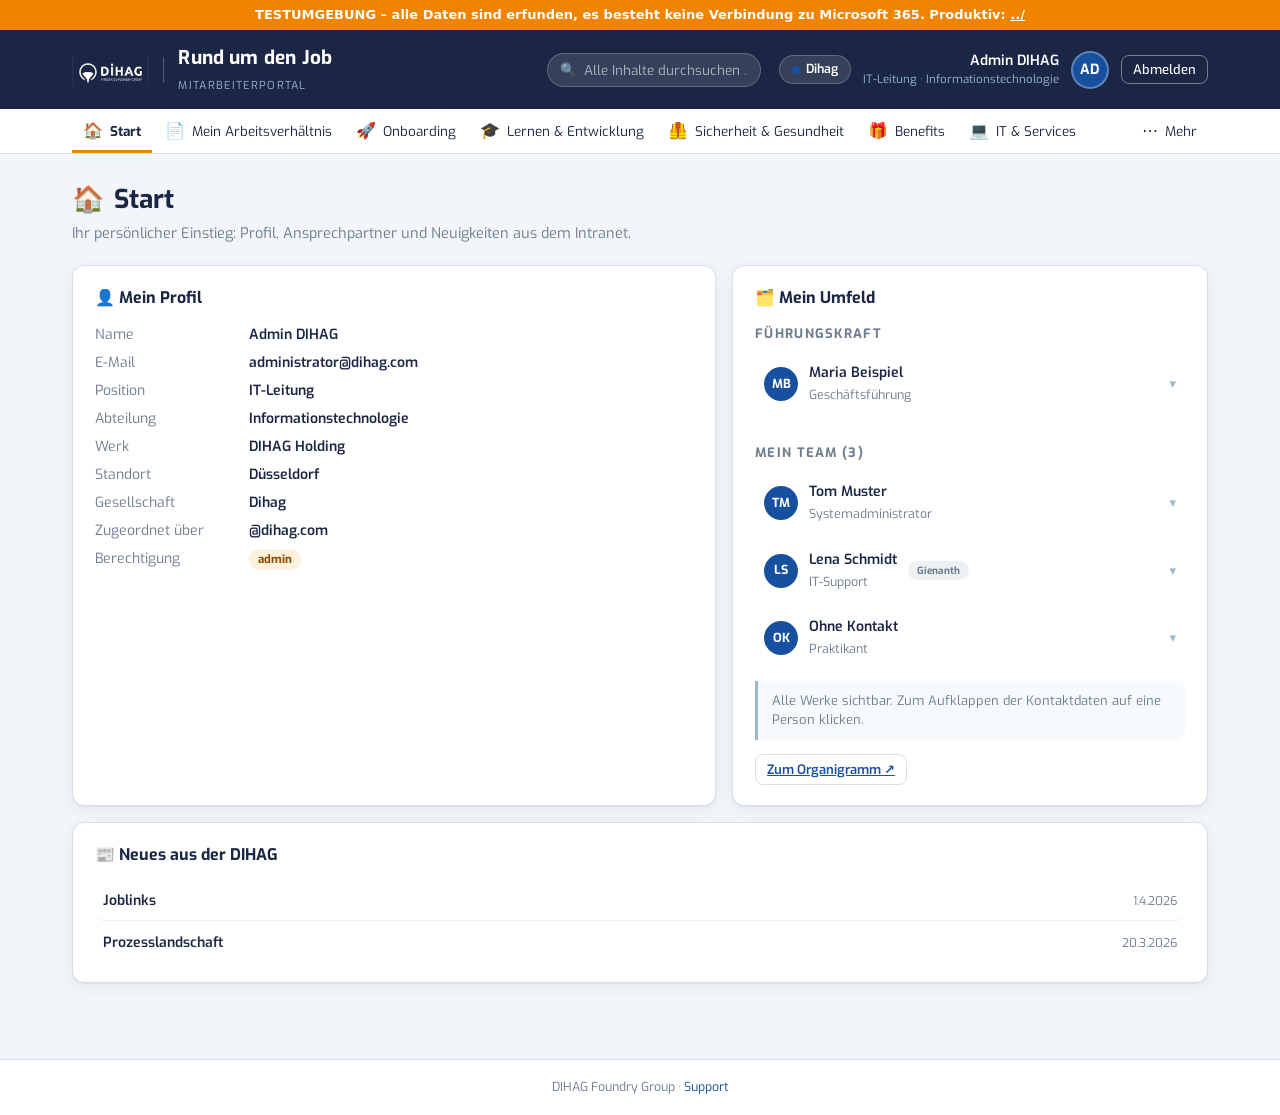
<file: tests/harness.html>
<!DOCTYPE html>
<html lang="de">
<head>
<meta charset="UTF-8">
<meta name="robots" content="noindex,nofollow">
<meta name="viewport" content="width=device-width, initial-scale=1.0">
<title>TEST · Rund um den Job</title>
<link rel="icon" href="../assets/dihag-logo.png">
<link href="https://fonts.googleapis.com/css2?family=Exo:wght@400;500;600;700&display=swap" rel="stylesheet">
<script>document.write('<link rel="stylesheet" href="../css/styles.css?cb=' + Date.now() + '">');</script>
</head>
<body>
<div style="background:#F08300;color:#fff;padding:6px 14px;font:600 13px/1.4 system-ui;text-align:center">TESTUMGEBUNG – alle Daten sind erfunden, es besteht keine Verbindung zu Microsoft 365. Produktiv: <a href="../" style="color:#fff;text-decoration:underline">../</a></div>
<div id="boot">
  <div class="boot-logo"><img src="../assets/dihag-logo.png" alt="DIHAG Foundry Group"></div>
  <div class="boot-sub">Rund um den Job</div>
  <div class="spinner" id="bootSpin"></div>
  <div id="bootTxt">Anmeldung läuft …</div>
  <div id="bootErr" hidden></div>
  <button class="btn" id="bootBtn" hidden>Mit Microsoft anmelden</button>
</div>
<div id="noAccess" hidden>
  <div class="box">
    <div style="font-size:52px">🔒</div><h2>Kein Zugriff</h2><p id="naMsg"></p>
    <div class="row" style="justify-content:center;margin-top:18px">
      <button class="btn" id="naReq">📧 Freigabe anfragen</button>
      <button class="btn sec" id="naOut">Abmelden</button>
    </div>
    <p class="ok" id="naSent" hidden>✓ gesendet</p><p class="err" id="naErr" hidden></p>
  </div>
</div>
<div id="app" hidden>
  <header>
    <div class="hdr-top">
      <div class="hdr-brand">
        <img src="../assets/dihag-logo.png" alt="DIHAG">
        <div class="hdr-sep"></div>
        <div class="hdr-title"><h1>Rund um den Job</h1><span>Mitarbeiterportal</span></div>
      </div>
      <div class="hdr-spacer"></div>
      <div class="hdr-search"><span class="ic">&#128269;</span><input type="search" id="suche" placeholder="Alle Inhalte durchsuchen &#8230;"><button class="x" id="sucheX" hidden>&times;</button></div>
      <div class="hdr-user">
        <span class="ges-badge" id="gesBadge" hidden><span class="dot"></span><span id="gesName"></span></span>
        <div class="who"><b id="uName"></b><small id="uMeta"></small></div>
        <div class="avatar" id="uAvatar"></div>
        <button class="btn ghost sm" id="btnLogout">Abmelden</button>
      </div>
    </div>
    <nav class="tabs"><div class="inner" id="tabBar"></div></nav>
  </header>
  <main id="main"></main>
  <footer>DIHAG Foundry Group · <a href="#" id="lnkSupport">Support</a></footer>
</div>

<script>document.write('<scr'+'ipt src="../js/config.js?cb='+Date.now()+'"></scr'+'ipt>');</script>
<script>
/* ══ STUBS – ersetzen auth.js und graph.js ══════════════════════════ */
const TESTDB = {
  role: new URLSearchParams(location.search).get("role") || "admin",
  mail: new URLSearchParams(location.search).get("mail") || "administrator@dihag.com",
  gesellschaften: [
    ["dihag.com","Dihag","DIH",true],["shb-guss.de","Shb-guss","SHB",false],
    ["walze-coswig.de","Walze-coswig","WAL",false],["schmie-guss.de","Schmie-guss","SCH",false],
    ["meuselwitz-guss.de","Meuselwitz-guss","MEU",false],["ewa-guss.de","Ewa-guss","EWA",false],
    ["lintorfereg.de","Lintorfereg","LIN",false],["dihag-gienanth.com","Dihag-gienanth","DIH",false],
    ["dihag-zaigler.com","Dihag-zaigler","DIH",false],["dihag-hasenclever.com","Dihag-hasenclever","DIH",false],
    ["schmie-cnc.de","Schmie-cnc","SCH",false],
    // Ballast, der weg soll
    ["altfirma.de","Altfirma","ALT",false],["test.de","Test","TES",false],
    ["extern-partner.com","Extern-partner","EXT",false],["nichtmehr.de","Nichtmehr","NIC",false]
  ].map((a,i) => ({ id: "g"+i, Title: a[0], Gesellschaft: a[1], Kuerzel: a[2],
                    Farbe: "#17509E", Standard: a[3], Aktiv: true, Sortierung: (i+1)*10 })),
  reiter: [], kacheln: [], einstellungen: [], protokoll: [],
  gruppen: [{ id:"g-int", displayName:"DIHAG intern", mail:"dihag_intern@dihag.com",
              mitglieder:["u1","u3"] }],
  denyWrite: false, typ2: false, auditRecht: true, loginCalls: [], meinWerk: "DIHAG Holding",
  patches: [], managerCalls: [],
  users: [
    { id:"u1", displayName:"Erika Mustermann", userPrincipalName:"erika@dihag.com", mail:"erika@dihag.com",
      accountEnabled:true, userType:"Member", givenName:"Erika", surname:"Mustermann",
      jobTitle:"Sachbearbeiterin", department:"Einkauf", employeeId:"10042",
      businessPhones:["+49 1"], assignedLicenses:[{skuId:"sku-e3"}],
      signInActivity:{lastSignInDateTime:"2026-07-20T08:00:00Z"},
      manager:{ id:"u3", displayName:"Chef Chefin", userPrincipalName:"chef@dihag.com" } },
    { id:"u2", displayName:"Tom Muster", userPrincipalName:"tom@shb-guss.de", mail:"tom@shb-guss.de",
      accountEnabled:true, userType:"Member", jobTitle:"Former", department:"Produktion",
      employeeId:"10043", businessPhones:[], assignedLicenses:[] },
    { id:"u3", displayName:"Chef Chefin", userPrincipalName:"chef@dihag.com", mail:"chef@dihag.com",
      accountEnabled:true, userType:"Member", jobTitle:"Leitung", department:"Einkauf",
      employeeId:"10001", businessPhones:[], assignedLicenses:[] },
    { id:"u4", displayName:"Alt Konto", userPrincipalName:"alt@dihag.com", mail:"alt@dihag.com",
      accountEnabled:false, userType:"Member", department:"Ehemalige",
      employeeId:"9000", businessPhones:[], assignedLicenses:[] },
    { id:"u5", displayName:"Gast Extern", userPrincipalName:"gast@extern.com", mail:"gast@extern.com",
      accountEnabled:true, userType:"Guest", businessPhones:[], assignedLicenses:[] }
  ],
  scopes: ["User.Read","User.ReadBasic.All","User.Read.All","Sites.ReadWrite.All","Mail.Send"],
  perms: [{ id: "p1", UserEmail: "administrator@dihag.com", App: "*", Role: "admin" }]
};
function GERR(request, status, code, msg) {
  const e = new Error(msg); e.status = status; e.code = code; e.request = request;
  e.detail = request + " → HTTP " + status + " " + code + ": " + msg; return e;
}
// Test-Token mit steuerbaren Scopes (unsigniertes JWT, nur die Nutzlast zaehlt)
function mkTestToken(scopes) {
  const b64u = o => btoa(JSON.stringify(o)).replace(/\+/g,'-').replace(/\//g,'_').replace(/=/g,'');
  return b64u({alg:"none"}) + "." + b64u({
    scp: scopes.join(" "), upn: TESTDB.mail, appid: RUDJ_CONFIG.clientId,
    exp: Math.floor(Date.now()/1000) + 3600
  }) + ".sig";
}
const AUTH = {
  async signIn() { return "ok"; },
  async getToken() { return mkTestToken(TESTDB.scopes); },
  tokenInfo() {
    try {
      const p = mkTestToken(TESTDB.scopes).split(".")[1].replace(/-/g,'+').replace(/_/g,'/');
      const d = JSON.parse(atob(p + "=".repeat((4 - p.length % 4) % 4)));
      return { scopes: String(d.scp||"").split(" ").filter(Boolean), upn: d.upn,
               appId: d.appid, exp: new Date(d.exp*1000) };
    } catch { return null; }
  },
  startLogin(prompt, extra) { TESTDB.loginCalls.push({ prompt, extra: extra || [] }); },
  logout() { console.log("[stub] logout"); }
};

let _uid = 100;
const GRAPH = {
  async call(path, opts = {}) {
    const m = opts.method || "GET";
    if (path.startsWith("/me?")) return {
      displayName: "Admin DIHAG", mail: TESTDB.mail, userPrincipalName: TESTDB.mail,
      jobTitle: "IT-Leitung", department: "Informationstechnologie", officeLocation: "Düsseldorf",
      companyName: TESTDB.meinWerk
    };
    if (path.startsWith("/me/manager")) return { id:"m1", displayName:"Maria Beispiel",
      jobTitle:"Geschäftsführung", mail:"gf@dihag.com", department:"Geschäftsleitung",
      companyName:"DIHAG Holding", officeLocation:"Düsseldorf",
      mobilePhone:"+49 170 1234567", businessPhones:["+49 211 1234-0"] };
    if (path.includes("/directReports")) return { value: [
      { id:"u1", displayName:"Tom Muster", jobTitle:"Systemadministrator", mail:"tom@dihag.com",
        department:"IT", companyName:"DIHAG Holding", officeLocation:"Düsseldorf",
        businessPhones:["+49 211 1234-11"] },
      { id:"u2", displayName:"Lena Schmidt", jobTitle:"IT-Support", mail:"lena@dihag.com",
        department:"IT", companyName:"Gienanth", officeLocation:"Eisenberg", businessPhones:[] },
      { id:"u6", displayName:"Ohne Kontakt", jobTitle:"Praktikant", mail:"",
        department:"IT", companyName:"DIHAG Holding", businessPhones:[] }
    ]};
    if (path.includes("microsoft.graph.sitePage")) return { value: [
      { title: "Joblinks", webUrl: "https://dihag.sharepoint.com/SitePages/Joblinks.aspx", lastModifiedDateTime: "2026-04-01T10:00:00Z" },
      { title: "Prozesslandschaft", webUrl: "https://dihag.sharepoint.com/SitePages/Prozesslandschaft.aspx", lastModifiedDateTime: "2026-03-20T10:00:00Z" }
    ]};
    if (path.startsWith("/users?")) {
      // $filter fuer die Fuehrungskraft-Suche
      const fil = /userPrincipalName eq '([^']+)'/.exec(path);
      if (fil) {
        const t = TESTDB.users.find(u => u.userPrincipalName === fil[1]);
        return { value: t ? [{ id: t.id }] : [] };
      }
      if (path.includes("signInActivity") && !TESTDB.auditRecht) {
        throw GERR("GET " + path, 403, "Authorization_RequestDenied", "Insufficient privileges");
      }
      // $select nachbilden: nicht angeforderte Zusatzfelder liefert Graph auch nicht
      return { value: TESTDB.users.map(u => {
        const c = JSON.parse(JSON.stringify(u));
        if (!path.includes("signInActivity")) delete c.signInActivity;
        if (!path.includes("employeeLeaveDateTime")) delete c.employeeLeaveDateTime;
        if (!path.includes("$expand=manager")) delete c.manager;
        return c;
      })};
    }
    if (path.startsWith("/groups?")) {
      const f = /(?:mail|displayName) eq '([^']+)'/.exec(path);
      const t = TESTDB.gruppen.find(g =>
        g.mail === (f && f[1]) || g.displayName === (f && f[1]));
      return { value: t ? [{ id: t.id, displayName: t.displayName, mail: t.mail }] : [] };
    }
    const gm = /^\/groups\/([^/]+)\/transitiveMembers/.exec(path);
    if (gm) {
      const t = TESTDB.gruppen.find(g => g.id === gm[1]);
      return { value: (t ? t.mitglieder : []).map(id => ({ id })) };
    }
    if (path === "/subscribedSkus?$select=skuId,skuPartNumber")
      return { value: [{ skuId: "sku-e3", skuPartNumber: "ENTERPRISEPACK" }] };
    if (/^\/users\/[^/]+\/memberOf/.test(path))
      return { value: [{ displayName: "Alle Mitarbeitenden" }] };
    const pu = /^\/users\/([^/?]+)$/.exec(path);
    if (pu && m === "PATCH") {
      const u = TESTDB.users.find(x => x.id === pu[1]);
      TESTDB.patches.push({ id: pu[1], body: JSON.parse(opts.body) });
      Object.assign(u, JSON.parse(opts.body));
      return null;
    }
    const pm = /^\/users\/([^/]+)\/manager\/\$ref$/.exec(path);
    if (pm) {
      TESTDB.managerCalls.push({ id: pm[1], method: m, body: opts.body ? JSON.parse(opts.body) : null });
      return null;
    }
    if (path === "/me/sendMail") return null;
    if (path.startsWith("/sites/") && !path.includes("/lists") && !path.includes("/pages"))
      return { id: "site-1", webUrl: "https://dihag.sharepoint.com/sites/IT" };
    if (path.startsWith("/sites/site-1/lists?")) return { value: [{name:"Dokumente"},{name:"ZAPP"}] };
    const cm = path.match(/^\/sites\/site-1\/lists\/([^/?]+)\/columns/);
    if (cm) {
      const nm = decodeURIComponent(cm[1]);
      const key = Object.entries(RUDJ_CONFIG.lists).find(([k,v]) => v === nm)?.[0];
      let cols = (SEED.EXPECTED[key] || []).map(n => ({ name: n, displayName: n }));
      if (TESTDB.typ2 && key === "kacheln") {                   // SharePoint: Typ -> Typ2
        cols = cols.map(c => c.name === "Typ" ? { name: "Typ2", displayName: "Typ" } : c);
      }
      if (TESTDB.colTypo && key === "reiter") {                 // Tippfehler beim Anlegen
        cols = cols.filter(c => c.name !== "MinRolle")
                   .map(c => c.name === "Domains" ? { name: "Domaenen", displayName: "Domaenen" } : c);
      }
      return { value: cols };
    }
    if (path === "/sites/site-1/lists") {
      if (m === "POST") {
        if (TESTDB.denyWrite) throw GERR("POST /sites/site-1/lists", 403, "accessDenied", "Access denied");
        return { id: "probe-1", displayName: "RUDJ_Schreibtest" };
      }
    }
    const lm = path.match(/^\/sites\/site-1\/lists\/([^/?]+)$/);
    if (lm) {
      const nm = decodeURIComponent(lm[1]);
      if (m === "DELETE") { TESTDB.probeDeleted = true; return null; }
      if (nm === "probe-1") return { id: "probe-1" };
      if (nm === "RUDJ_Schreibtest") throw GERR("GET " + path, 404, "itemNotFound", "not found");
      const known = { [RUDJ_CONFIG.lists.gesellschaften]: TESTDB.gesellschaften,
                      [RUDJ_CONFIG.lists.reiter]: TESTDB.reiter,
                      [RUDJ_CONFIG.lists.kacheln]: TESTDB.kacheln };
      if (nm in known) {
        if (TESTDB.listsMissing) throw GERR("GET " + path, 404, "itemNotFound", "The specified list was not found");
        return { id: nm };
      }
      throw GERR("GET " + path, 404, "itemNotFound", "not found");
    }
    throw new Error("stub: unbekannter Pfad " + m + " " + path);
  },
  async callAll(path) { return (await GRAPH.call(path)).value || []; },
  async siteId() { return "site-1"; },
  async listId(s, n) { return n; },
  async listItems(site, name) {
    if (name === RUDJ_CONFIG.lists.gesellschaften) return TESTDB.gesellschaften;
    if (name === RUDJ_CONFIG.lists.reiter)         return TESTDB.reiter;
    if (name === RUDJ_CONFIG.lists.kacheln)        return TESTDB.kacheln;
    if (name === RUDJ_CONFIG.einstellungenListe)   return TESTDB.einstellungenFehlt ? null : TESTDB.einstellungen;
    if (name === RUDJ_CONFIG.protokollListe)       return TESTDB.protokollFehlt ? null : TESTDB.protokoll;
    if (name === RUDJ_CONFIG.permList)             return TESTDB.perms;
    return null;
  },
  async addItem(site, name, f) {
    const row = { id: "x" + (++_uid), ...f };
    if (TESTDB.typ2 && name === RUDJ_CONFIG.lists.kacheln && "Typ" in row) {
      row.Typ2 = row.Typ; delete row.Typ;    // wie SharePoint es real speichert
    }
    const t = { [RUDJ_CONFIG.lists.gesellschaften]: "gesellschaften",
                [RUDJ_CONFIG.lists.reiter]: "reiter",
                [RUDJ_CONFIG.lists.kacheln]: "kacheln",
                [RUDJ_CONFIG.einstellungenListe]: "einstellungen",
                [RUDJ_CONFIG.protokollListe]: "protokoll",
                [RUDJ_CONFIG.permList]: "perms" }[name];
    if (!t) throw GERR("POST " + name, 404, "itemNotFound", "Liste fehlt");
    if (name === RUDJ_CONFIG.protokollListe && TESTDB.protokollFehlt)
      throw GERR("POST " + name, 404, "itemNotFound", "Liste fehlt");
    TESTDB[t].push(row); return row;
  },
  async updateItem(site, name, id, f) {
    const t = { [RUDJ_CONFIG.lists.gesellschaften]: "gesellschaften",
                [RUDJ_CONFIG.lists.reiter]: "reiter",
                [RUDJ_CONFIG.lists.kacheln]: "kacheln",
                [RUDJ_CONFIG.einstellungenListe]: "einstellungen" }[name];
    Object.assign(TESTDB[t].find(r => r.id === id), f); return f;
  },
  async deleteItem(site, name, id) {
    const t = { [RUDJ_CONFIG.lists.gesellschaften]: "gesellschaften",
                [RUDJ_CONFIG.lists.reiter]: "reiter",
                [RUDJ_CONFIG.lists.kacheln]: "kacheln",
                [RUDJ_CONFIG.permList]: "perms" }[name];
    TESTDB[t] = TESTDB[t].filter(r => r.id !== id);
  },
  // Bildet die echte Zuordnungslogik aus graph.js nach (dort per Node-Test geprueft)
  async fieldMap(site, name, expected, force) {
    const key = Object.entries(RUDJ_CONFIG.lists).find(([k,v]) => v === name)?.[0];
    const cols = (await GRAPH.call(`/sites/site-1/lists/${encodeURIComponent(name)}/columns`)).value;
    const exact = new Set(cols.map(c => c.name));
    const map = {};
    for (const e of expected) {
      if (exact.has(e)) { map[e] = e; continue; }
      const suf = cols.find(c => new RegExp("^" + e + "\d+$").test(c.name));
      if (suf) { map[e] = suf.name; continue; }
      const dsp = cols.find(c => (c.displayName||"").toLowerCase() === e.toLowerCase());
      if (dsp) { map[e] = dsp.name; continue; }
    }
    return map;
  },
  clearColumnCache() {},
  async ensureList(site, name, cols) {
    if (TESTDB.denyWrite) throw GERR("POST /sites/site-1/lists", 403, "accessDenied", "Access denied");
    return "ok";
  },
  colText: (n, m = 255) => ({ name: n, text: { maxLength: m } }),
  colNote: n => ({ name: n, text: { allowMultipleLines: true } }),
  colNum:  n => ({ name: n, number: {} }),
  colBool: n => ({ name: n, boolean: {} }),
  colDate: n => ({ name: n, dateTime: { format: "dateOnly" } })
};
// Rolle im Test erzwingen
RUDJ_CONFIG.hauptAdmins = TESTDB.role === "admin" ? [TESTDB.mail] : [];
</script>
<script>
/* Cache-Buster: der Test soll immer die Dateien von der Platte laden,
   nicht eine aeltere Version aus dem Browser-Cache. document.write haelt
   die Ausfuehrungsreihenfolge ein. */
["../js/data.js", "../js/seed.js", "../js/settings.js",
 "../js/set-gesellschaften.js", "../js/set-reiter.js", "../js/set-kacheln.js",
 "../js/set-rechte.js", "../js/set-diagnose.js",
 "../js/impexp.js", "../js/app.js"].forEach(src =>
  document.write('<scr' + 'ipt src="' + src + '?cb=' + Date.now() + '"></scr' + 'ipt>'));
</script>
<script>
// Downloads abfangen: Inhalt in TESTDB.downloads sammeln
TESTDB.downloads = [];
const _createEl = document.createElement.bind(document);
document.createElement = function (tag) {
  const el = _createEl(tag);
  if (String(tag).toLowerCase() === "a") {
    el.click = function () { TESTDB.downloads.push({ name: el.download, href: el.href }); };
  }
  return el;
};
const _blobText = new Map();
const _origBlob = window.Blob;
window.Blob = function (parts, opts) {
  const b = new _origBlob(parts, opts);
  _blobText.set(b, parts.join(""));
  return b;
};
const _createURL = URL.createObjectURL.bind(URL);
URL.createObjectURL = function (b) {
  const u = "blob:test-" + (TESTDB.downloads.length + 1);
  TESTDB.lastBlobText = _blobText.get(b) ?? "";
  return u;
};
URL.revokeObjectURL = function () {};

// Startinhalte vorbelegen (ausser ?empty=1)
if (!new URLSearchParams(location.search).get("empty")) {
  SEED.REITER.forEach((r, i)  => TESTDB.reiter.push({ id: "r" + i, ...r }));
  SEED.KACHELN.forEach((k, i) => TESTDB.kacheln.push({ id: "k" + i, ...k }));
}
// Rolle überschreiben, nachdem DATA existiert
if (TESTDB.role !== "admin") {
  const orig = DATA.loadUser;
  DATA.loadUser = async function () { const c = await orig(); DATA.ctx.role = TESTDB.role; return c; };
}
</script>
</body>
</html>
</file>
<file: css/styles.css>
/* ══════════════════════════════════════════════════════════════════
   „Rund um den Job“ – DIHAG Foundry Group Corporate Design
   Azurblau #17509E · Navy #1A2644 · Anthrazit #424241
   Lichtblau #99B7CD · Orange #F08300 · Schrift: Exo
   ══════════════════════════════════════════════════════════════════ */

:root {
  --azur:      #17509E;
  --navy:      #1A2644;
  --anthrazit: #424241;
  --lichtblau: #99B7CD;
  --orange:    #F08300;

  --azur-dark: #113f7c;
  --bg:        #f2f5f9;
  --card:      #ffffff;
  --text:      var(--anthrazit);
  --muted:     #6d7d8e;
  --border:    #d7e0ea;
  --border-2:  #eaeff5;
  --green:     #1e7e34;
  --green-bg:  #e6f4ea;
  --red:       #b02a37;
  --red-bg:    #fdecea;
  --radius:    12px;
  --shadow:    0 1px 2px rgba(26,38,68,.06), 0 4px 16px rgba(26,38,68,.06);
  --shadow-h:  0 2px 6px rgba(26,38,68,.10), 0 12px 28px rgba(26,38,68,.13);
  --maxw:      1180px;
}

* { box-sizing: border-box; }

html, body { height: 100%; }

body {
  margin: 0;
  font-family: "Exo", "Segoe UI", system-ui, -apple-system, sans-serif;
  background: var(--bg);
  color: var(--text);
  font-size: 15px;
  line-height: 1.5;
  -webkit-font-smoothing: antialiased;
}

a { color: var(--azur); }

[hidden] { display: none !important; }

/* ── Boot / Anmeldung ─────────────────────────────────────────────── */

#boot {
  position: fixed; inset: 0; z-index: 9999;
  background: linear-gradient(160deg, var(--navy) 0%, #10182b 100%);
  display: flex; flex-direction: column;
  align-items: center; justify-content: center; gap: 18px;
  color: #fff; text-align: center; padding: 24px;
}
#boot .boot-logo {
  background: #fff; border-radius: 14px; padding: 20px 34px;
  box-shadow: 0 8px 40px rgba(0,0,0,.35);
}
#boot .boot-logo img { display: block; height: 46px; }
#boot .boot-sub {
  font-size: 13px; letter-spacing: .14em; text-transform: uppercase;
  color: var(--lichtblau);
}
#boot .spinner {
  width: 30px; height: 30px; border-radius: 50%;
  border: 3px solid rgba(255,255,255,.18); border-top-color: var(--orange);
  animation: spin .8s linear infinite;
}
@keyframes spin { to { transform: rotate(360deg); } }
#bootTxt { font-size: 14px; color: rgba(255,255,255,.8); }
#bootErr {
  max-width: 460px; font-size: 14px; color: #ffd7d2;
  background: rgba(176,42,55,.25); border: 1px solid rgba(255,255,255,.18);
  border-radius: 10px; padding: 12px 16px;
}

/* ── Kein Zugriff ─────────────────────────────────────────────────── */

#noAccess {
  position: fixed; inset: 0; z-index: 9998;
  background: linear-gradient(160deg, var(--navy) 0%, #10182b 100%);
  display: flex; align-items: center; justify-content: center; padding: 24px;
}
#noAccess .box {
  max-width: 460px; text-align: center; padding: 40px 36px;
  background: #fff; border-radius: 16px; box-shadow: 0 20px 60px rgba(0,0,0,.4);
}
#noAccess h2 { margin: 12px 0 8px; font-size: 22px; color: var(--navy); }
#noAccess p { color: var(--muted); font-size: 14px; }

/* ── Kopfbereich ──────────────────────────────────────────────────── */

header { background: var(--navy); color: #fff; }

.hdr-top {
  max-width: var(--maxw); margin: 0 auto;
  padding: 14px 22px; display: flex; align-items: center; gap: 18px;
}
.hdr-brand { display: flex; align-items: center; gap: 14px; min-width: 0; }
.hdr-brand img {
  height: 34px; display: block;
  filter: brightness(0) invert(1);   /* dunkles Logo → weiß auf Navy */
}
.hdr-sep { width: 1px; height: 26px; background: rgba(255,255,255,.25); }
.hdr-title { min-width: 0; }
.hdr-title h1 { margin: 0; font-size: 19px; font-weight: 700; letter-spacing: .01em; }
.hdr-title span {
  font-size: 11px; letter-spacing: .12em; text-transform: uppercase;
  color: var(--lichtblau);
}
.hdr-spacer { flex: 1; }

/* Suche im Kopfbereich */
.hdr-search {
  position: relative; display: flex; align-items: center;
  background: rgba(255,255,255,.12); border: 1px solid rgba(255,255,255,.22);
  border-radius: 999px; padding: 0 6px 0 12px; min-width: 210px; max-width: 300px;
  transition: background .12s, border-color .12s;
}
.hdr-search:focus-within { background: rgba(255,255,255,.2); border-color: rgba(255,255,255,.5); }
.hdr-search .ic { font-size: 13px; opacity: .8; }
.hdr-search input {
  flex: 1; min-width: 0; background: transparent; border: 0; outline: none;
  color: #fff; font-family: inherit; font-size: 13.5px; padding: 7px 8px;
}
.hdr-search input::placeholder { color: rgba(255,255,255,.6); }
.hdr-search input::-webkit-search-cancel-button { display: none; }
.hdr-search .x {
  appearance: none; background: transparent; border: 0; color: rgba(255,255,255,.75);
  font-size: 19px; line-height: 1; cursor: pointer; padding: 0 5px;
}
.hdr-search .x:hover { color: #fff; }

/* Treffer der Suche */
.treffer-reiter {
  display: inline-block; font-size: 11.5px; font-weight: 700; color: var(--azur);
  background: #eaf1fa; border-radius: 999px; padding: 2px 9px; margin-bottom: 6px;
}
mark.hit { background: #fdf0dd; color: inherit; padding: 0 1px; border-radius: 3px; }

@media (max-width: 900px) { .hdr-search { min-width: 150px; } }
@media (max-width: 640px) { .hdr-search { order: 3; min-width: 0; width: 100%; max-width: none; } }

.hdr-user { display: flex; align-items: center; gap: 12px; }
.hdr-user .who { text-align: right; line-height: 1.25; }
.hdr-user .who b { display: block; font-size: 14px; font-weight: 600; }
.hdr-user .who small { font-size: 11.5px; color: var(--lichtblau); }
.avatar {
  width: 38px; height: 38px; border-radius: 50%; flex: none;
  background: var(--azur); color: #fff; font-weight: 700; font-size: 14px;
  display: flex; align-items: center; justify-content: center;
  overflow: hidden; border: 2px solid rgba(255,255,255,.3);
}
.avatar img { width: 100%; height: 100%; object-fit: cover; }

.ges-badge {
  display: inline-flex; align-items: center; gap: 6px;
  background: rgba(255,255,255,.12); border: 1px solid rgba(255,255,255,.22);
  border-radius: 999px; padding: 4px 12px; font-size: 12.5px; font-weight: 600;
}
.ges-badge .dot { width: 8px; height: 8px; border-radius: 50%; background: var(--orange); }

/* ── Reiter-Navigation ──────────────────────────────────────────────
   Wie die SharePoint-Websitenavigation: heller Streifen unter dem
   Kopfbereich, aktiver Punkt mit Unterstrich. Kein Scrollbalken – was
   nicht in die Breite passt, wandert hinter „⋯ Mehr“ (siehe layoutTabs
   in js/app.js).                                                      */

nav.tabs { background: #fff; border-bottom: 1px solid var(--border); }
nav.tabs .inner {
  max-width: var(--maxw); margin: 0 auto; padding: 0 22px;
  display: flex; align-items: stretch; gap: 2px;
  overflow: hidden;            /* nie scrollen – Überzähliges wird ausgeblendet */
}
nav.tabs button {
  appearance: none; background: transparent; border: 0; cursor: pointer;
  color: var(--navy); font-family: inherit; font-size: 13.5px;
  padding: 13px 11px 10px; white-space: nowrap;
  border-bottom: 3px solid transparent; display: flex; align-items: center; gap: 7px;
  transition: background .12s, border-color .12s;
}
nav.tabs button:hover { background: #eef3f9; }
nav.tabs button.active { font-weight: 700; border-bottom-color: var(--orange); }
nav.tabs button .ico { font-size: 16px; line-height: 1; }
nav.tabs button[hidden] { display: none !important; }

/* „⋯ Mehr“ mit Ausklappmenü */
.tab-more { position: relative; display: flex; margin-left: auto; }
.tab-more > button { color: var(--muted); }
.tab-more > button.active { color: var(--navy); }
.tab-menu {
  position: absolute; top: 100%; right: 0; z-index: 300;
  background: #fff; border: 1px solid var(--border); border-top: 0;
  border-radius: 0 0 10px 10px; box-shadow: var(--shadow-h);
  min-width: 250px; padding: 6px; display: flex; flex-direction: column;
}
.tab-menu button {
  width: 100%; justify-content: flex-start; border-bottom: 0;
  border-radius: 7px; padding: 9px 12px; font-size: 14px;
}
.tab-menu button:hover { background: #eef3f9; }
.tab-menu button.active { font-weight: 700; background: #eaf1fa; }

/* ── Inhalt ───────────────────────────────────────────────────────── */

main { max-width: var(--maxw); margin: 0 auto; padding: 26px 22px 60px; }

.view { display: none; }
.view.active { display: block; animation: fade .18s ease-out; }
@keyframes fade { from { opacity: 0; transform: translateY(4px); } to { opacity: 1; transform: none; } }

.page-head { margin-bottom: 20px; }
.page-head h2 {
  margin: 0 0 4px; font-size: 26px; font-weight: 700; color: var(--navy);
  display: flex; align-items: center; gap: 10px;
}
.page-head p { margin: 0; color: var(--muted); font-size: 14.5px; max-width: 780px; }

h3.section {
  font-size: 13px; letter-spacing: .1em; text-transform: uppercase;
  color: var(--muted); font-weight: 700; margin: 30px 0 12px;
}
h3.section:first-child { margin-top: 0; }

/* ── Kacheln ──────────────────────────────────────────────────────── */

.tiles {
  display: grid; gap: 14px;
  grid-template-columns: repeat(auto-fill, minmax(268px, 1fr));
}
.tile {
  position: relative; display: flex; gap: 14px; align-items: flex-start;
  background: var(--card); border: 1px solid var(--border);
  border-radius: var(--radius); padding: 16px 18px;
  box-shadow: var(--shadow); text-decoration: none; color: inherit;
  transition: transform .13s, box-shadow .13s, border-color .13s;
}
a.tile:hover {
  transform: translateY(-2px); box-shadow: var(--shadow-h);
  border-color: var(--lichtblau);
}
.tile .ti {
  width: 42px; height: 42px; flex: none; border-radius: 10px;
  background: #eaf1fa; color: var(--azur);
  display: flex; align-items: center; justify-content: center; font-size: 21px;
}
.tile .tb { min-width: 0; flex: 1; }
.tile .tb b {
  display: block; font-size: 15px; font-weight: 600; color: var(--navy);
  margin-bottom: 3px;
}
.tile .tb p { margin: 0; font-size: 13.5px; color: var(--muted); }
.tile .arrow { color: var(--lichtblau); font-size: 16px; align-self: center; }
a.tile:hover .arrow { color: var(--orange); }

.badge {
  position: absolute; top: -8px; right: 12px;
  background: var(--orange); color: #fff; font-size: 10.5px; font-weight: 700;
  letter-spacing: .06em; text-transform: uppercase;
  padding: 2px 8px; border-radius: 999px;
}

/* Textkachel (Typ = text) */
.tile.text-tile { display: block; }
.tile.text-tile .tb b { font-size: 16px; margin-bottom: 8px; }
.tile.text-tile .body { font-size: 14px; color: var(--text); white-space: pre-wrap; }
.card-wide { grid-column: 1 / -1; }

/* ── Karten / Panels ──────────────────────────────────────────────── */

.card {
  background: var(--card); border: 1px solid var(--border);
  border-radius: var(--radius); padding: 20px 22px;
  box-shadow: var(--shadow); margin-bottom: 16px;
}
.card > h4 {
  margin: 0 0 14px; font-size: 16px; color: var(--navy);
  display: flex; align-items: center; gap: 8px;
}

.empty {
  text-align: center; padding: 48px 24px; color: var(--muted);
  background: var(--card); border: 1px dashed var(--border);
  border-radius: var(--radius);
}
.empty .big { font-size: 42px; margin-bottom: 10px; }

.hint {
  font-size: 13px; color: var(--muted);
  background: #f7fafd; border-left: 3px solid var(--lichtblau);
  padding: 10px 14px; border-radius: 0 8px 8px 0; margin: 0 0 14px;
}
.warn {
  font-size: 13.5px; color: #7a4a00;
  background: #fdf4e6; border-left: 3px solid var(--orange);
  padding: 12px 16px; border-radius: 0 8px 8px 0; margin: 0 0 16px;
}
.err {
  font-size: 13.5px; color: var(--red);
  background: var(--red-bg); border-left: 3px solid var(--red);
  padding: 12px 16px; border-radius: 0 8px 8px 0; margin: 0 0 16px;
}
.ok {
  font-size: 13.5px; color: var(--green);
  background: var(--green-bg); border-left: 3px solid var(--green);
  padding: 12px 16px; border-radius: 0 8px 8px 0; margin: 0 0 16px;
}

/* ── Start: Profil + Intranet ─────────────────────────────────────── */

.split { display: grid; gap: 16px; grid-template-columns: 1.15fr .85fr; }
@media (max-width: 880px) { .split { grid-template-columns: 1fr; } }

.kv { display: grid; grid-template-columns: 140px 1fr; gap: 7px 14px; font-size: 14px; }
.kv dt { color: var(--muted); }
.kv dd { margin: 0; font-weight: 600; color: var(--navy); }

.people { display: flex; flex-direction: column; gap: 10px; }
.person {
  display: flex; align-items: center; gap: 11px; text-decoration: none;
  color: inherit; padding: 7px 9px; border-radius: 9px; cursor: pointer;
}
.person:hover { background: #f2f6fb; }
.person:focus-visible { outline: 2px solid var(--azur); outline-offset: 1px; }
.person .chev {
  margin-left: auto; color: var(--lichtblau); font-size: 13px;
  transition: transform .15s;
}
.person.open { background: #eaf1fa; }
.person.open .chev { transform: rotate(180deg); color: var(--azur); }

/* Kontaktdaten, erst nach Klick sichtbar */
.person-det {
  margin: 2px 0 8px 45px; padding: 10px 14px;
  background: #f7fafd; border: 1px solid var(--border);
  border-radius: 9px;
}
.person-det .kv { grid-template-columns: 90px 1fr; gap: 5px 12px; font-size: 13.5px; }
.person-det .kv dd { font-weight: 500; }
.person .avatar { width: 34px; height: 34px; font-size: 12.5px; border: 0; }
.person .pn { min-width: 0; }
.person .pn b { display: block; font-size: 14px; font-weight: 600; color: var(--navy); }
.person .pn small { color: var(--muted); font-size: 12.5px; }

.news { display: flex; flex-direction: column; gap: 2px; }
.news a {
  display: flex; gap: 11px; align-items: baseline; padding: 9px 8px;
  border-radius: 9px; text-decoration: none; color: inherit;
  border-bottom: 1px solid var(--border-2);
}
.news a:last-child { border-bottom: 0; }
.news a:hover { background: #f2f6fb; }
.news .nt { font-size: 14px; font-weight: 600; color: var(--navy); flex: 1; }
.news .nd { font-size: 12px; color: var(--muted); white-space: nowrap; }

/* ── Buttons / Formulare ──────────────────────────────────────────── */

.btn {
  appearance: none; font-family: inherit; font-size: 14px; font-weight: 600;
  border-radius: 8px; padding: 8px 16px; cursor: pointer; border: 1px solid transparent;
  background: var(--azur); color: #fff; transition: background .12s, box-shadow .12s;
}
.btn:hover { background: var(--azur-dark); }
.btn:disabled { opacity: .55; cursor: not-allowed; }
.btn.sec { background: #fff; color: var(--azur); border-color: var(--border); }
.btn.sec:hover { background: #f2f6fb; }
.btn.warn-btn { background: var(--orange); }
.btn.warn-btn:hover { background: #cf7100; }
.btn.danger { background: #fff; color: var(--red); border-color: #f0c8cc; }
.btn.danger:hover { background: var(--red-bg); }
.btn.sm { font-size: 13px; padding: 5px 11px; }
.btn.ghost {
  background: transparent; color: #fff; border-color: rgba(255,255,255,.4);
  font-weight: 500;
}
.btn.ghost:hover { background: rgba(255,255,255,.15); }

.row { display: flex; gap: 9px; flex-wrap: wrap; align-items: center; }
.row.end { justify-content: flex-end; }

label.f { display: block; font-size: 13px; color: var(--muted); margin-bottom: 4px; font-weight: 600; }

input[type=text], input[type=number], input[type=date], input[type=url], select, textarea {
  width: 100%; font-family: inherit; font-size: 14px; color: var(--text);
  padding: 8px 11px; border: 1px solid var(--border); border-radius: 8px;
  background: #fff;
}
input:focus, select:focus, textarea:focus {
  outline: none; border-color: var(--azur); box-shadow: 0 0 0 3px rgba(23,80,158,.12);
}
textarea { min-height: 80px; resize: vertical; }

.grid2 { display: grid; grid-template-columns: 1fr 1fr; gap: 12px; }
.grid3 { display: grid; grid-template-columns: 1fr 1fr 1fr; gap: 12px; }
.grid2 .span2, .grid3 .span3 { grid-column: 1 / -1; }
@media (max-width: 700px) { .grid2, .grid3 { grid-template-columns: 1fr; } }

.chk { display: flex; align-items: center; gap: 8px; font-size: 14px; }
.chk input { width: auto; }

/* ── Tabellen (Einstellungen) ─────────────────────────────────────── */

.tbl-wrap { overflow-x: auto; }
table.tbl { width: 100%; border-collapse: collapse; font-size: 13.5px; }
table.tbl th {
  text-align: left; font-size: 11.5px; letter-spacing: .07em; text-transform: uppercase;
  color: var(--muted); font-weight: 700; padding: 8px 10px;
  border-bottom: 2px solid var(--border);
  white-space: nowrap;
}
table.tbl td { padding: 9px 10px; border-bottom: 1px solid var(--border-2); vertical-align: middle; }
table.tbl tr:hover td { background: #f7fafd; }
table.tbl td.actions { white-space: nowrap; text-align: right; }
table.tbl .off { opacity: .45; }

.pill {
  display: inline-block; font-size: 11.5px; font-weight: 700; padding: 2px 9px;
  border-radius: 999px; background: #eaf1fa; color: var(--azur);
}
.pill.gray  { background: #eef1f4; color: var(--muted); }
.pill.orange{ background: #fdf0dd; color: #8a4c00; }
.pill.green { background: var(--green-bg); color: var(--green); }
.pill.navy  { background: #e3e7ef; color: var(--navy); }

/* ── Einstellungen: Unterreiter ───────────────────────────────────── */

.subnav { display: flex; gap: 4px; flex-wrap: wrap; margin-bottom: 18px; }
.subnav button {
  appearance: none; font-family: inherit; font-size: 13.5px; cursor: pointer;
  background: #fff; border: 1px solid var(--border); color: var(--muted);
  padding: 7px 14px; border-radius: 999px; font-weight: 600;
}
.subnav button:hover { border-color: var(--lichtblau); color: var(--azur); }
.subnav button.active { background: var(--navy); border-color: var(--navy); color: #fff; }

/* ── Modal ────────────────────────────────────────────────────────── */

.modal-bg {
  position: fixed; inset: 0; z-index: 500; background: rgba(26,38,68,.55);
  display: flex; align-items: flex-start; justify-content: center;
  padding: 40px 18px; overflow-y: auto;
}
.modal {
  background: #fff; border-radius: 14px; width: 100%; max-width: 660px;
  box-shadow: 0 24px 70px rgba(0,0,0,.35); overflow: hidden;
}
.modal .mh {
  padding: 16px 22px; border-bottom: 1px solid var(--border);
  display: flex; align-items: center; justify-content: space-between;
  background: var(--navy); color: #fff;
}
.modal .mh h4 { margin: 0; font-size: 17px; }
.modal .mh .x {
  appearance: none; background: transparent; border: 0; color: #fff;
  font-size: 22px; line-height: 1; cursor: pointer; padding: 0 4px;
}
.modal .mb { padding: 20px 22px; }
.modal .mf {
  padding: 14px 22px; border-top: 1px solid var(--border);
  display: flex; justify-content: flex-end; gap: 9px; background: #f7fafd;
}

/* ── Fußzeile ─────────────────────────────────────────────────────── */

footer {
  border-top: 1px solid var(--border); background: #fff;
  padding: 18px 22px; text-align: center; font-size: 12.5px; color: var(--muted);
}
footer a { color: var(--azur); text-decoration: none; }
footer a:hover { text-decoration: underline; }

/* ── Toast ────────────────────────────────────────────────────────── */

#toast {
  position: fixed; bottom: 24px; left: 50%; transform: translateX(-50%);
  background: var(--navy); color: #fff; padding: 11px 20px; border-radius: 999px;
  font-size: 14px; box-shadow: 0 10px 30px rgba(0,0,0,.3); z-index: 900;
}
#toast.err-t { background: var(--red); }

@media (max-width: 640px) {
  .hdr-top { flex-wrap: wrap; gap: 10px; padding: 12px 16px; }
  .hdr-user .who { display: none; }
  main { padding: 20px 16px 48px; }
  .page-head h2 { font-size: 22px; }
}

@media print {
  header, nav.tabs, footer, .btn { display: none !important; }
}
</file>
